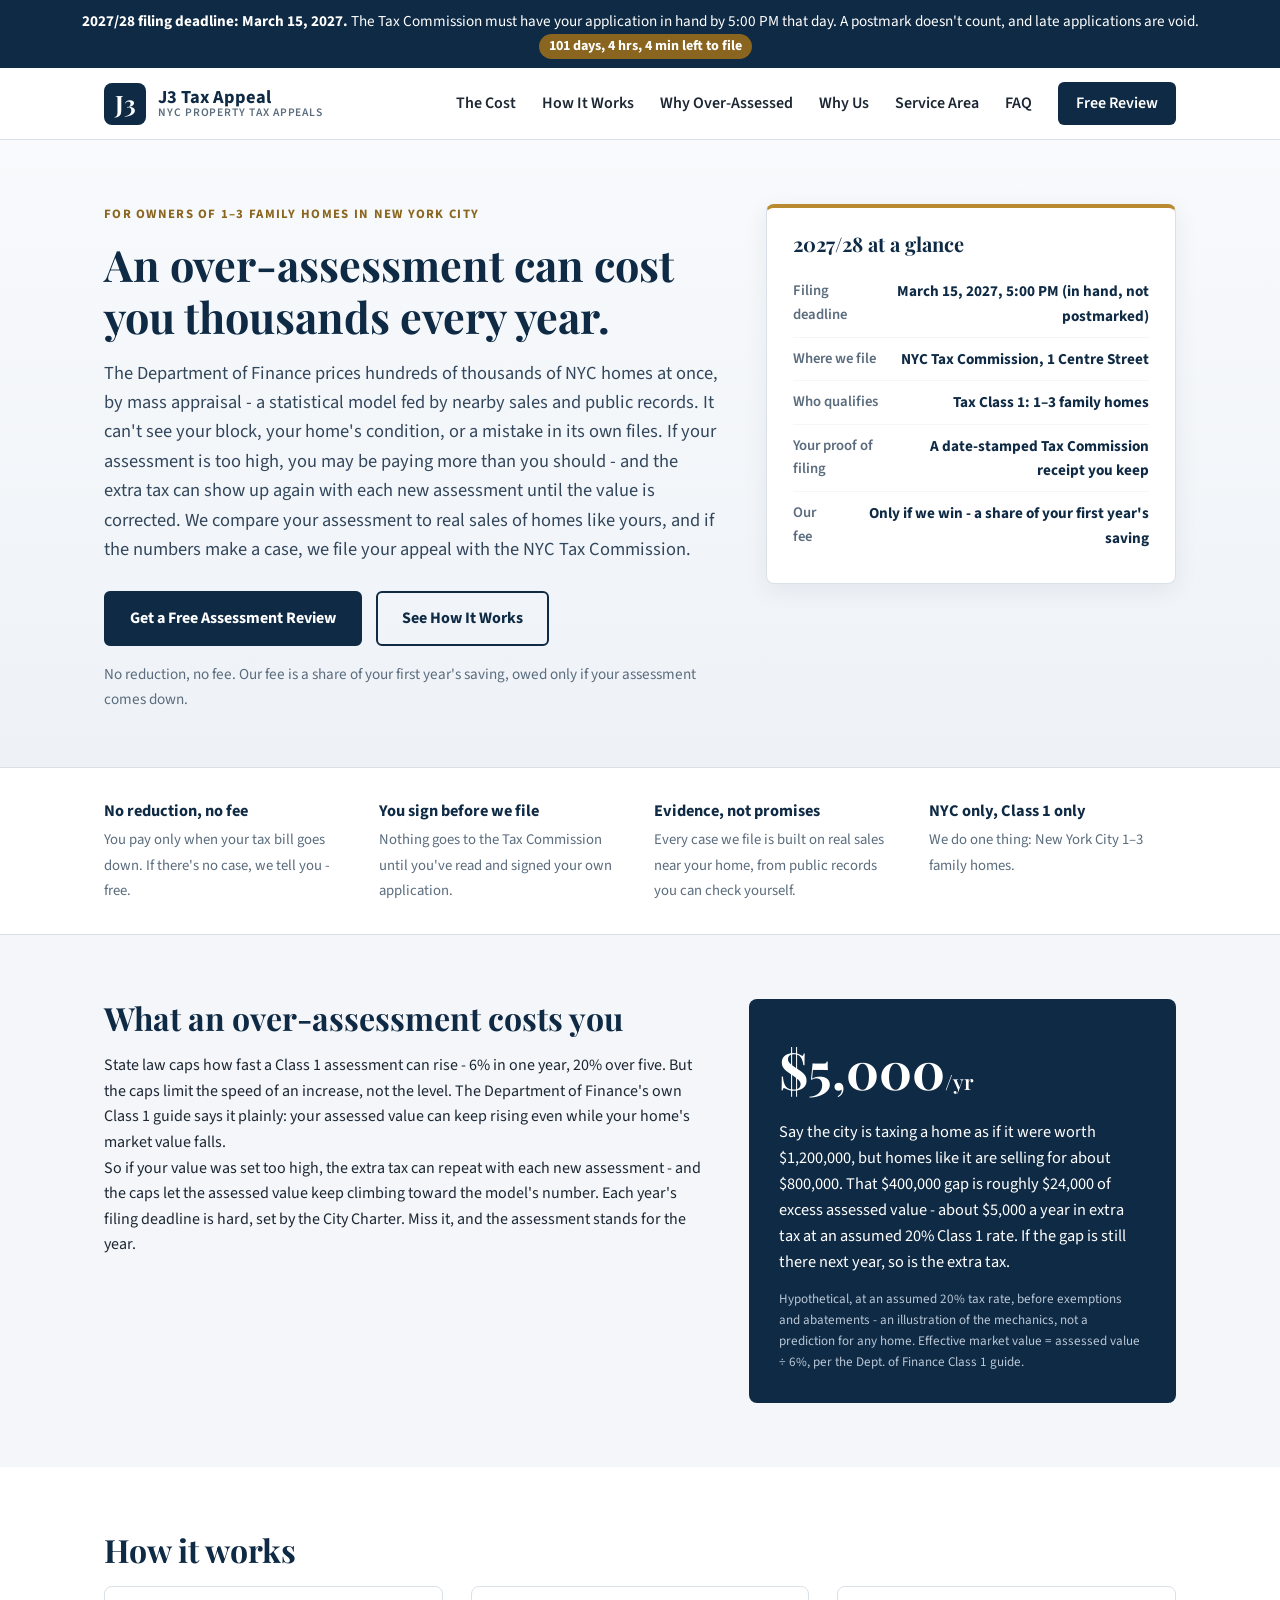
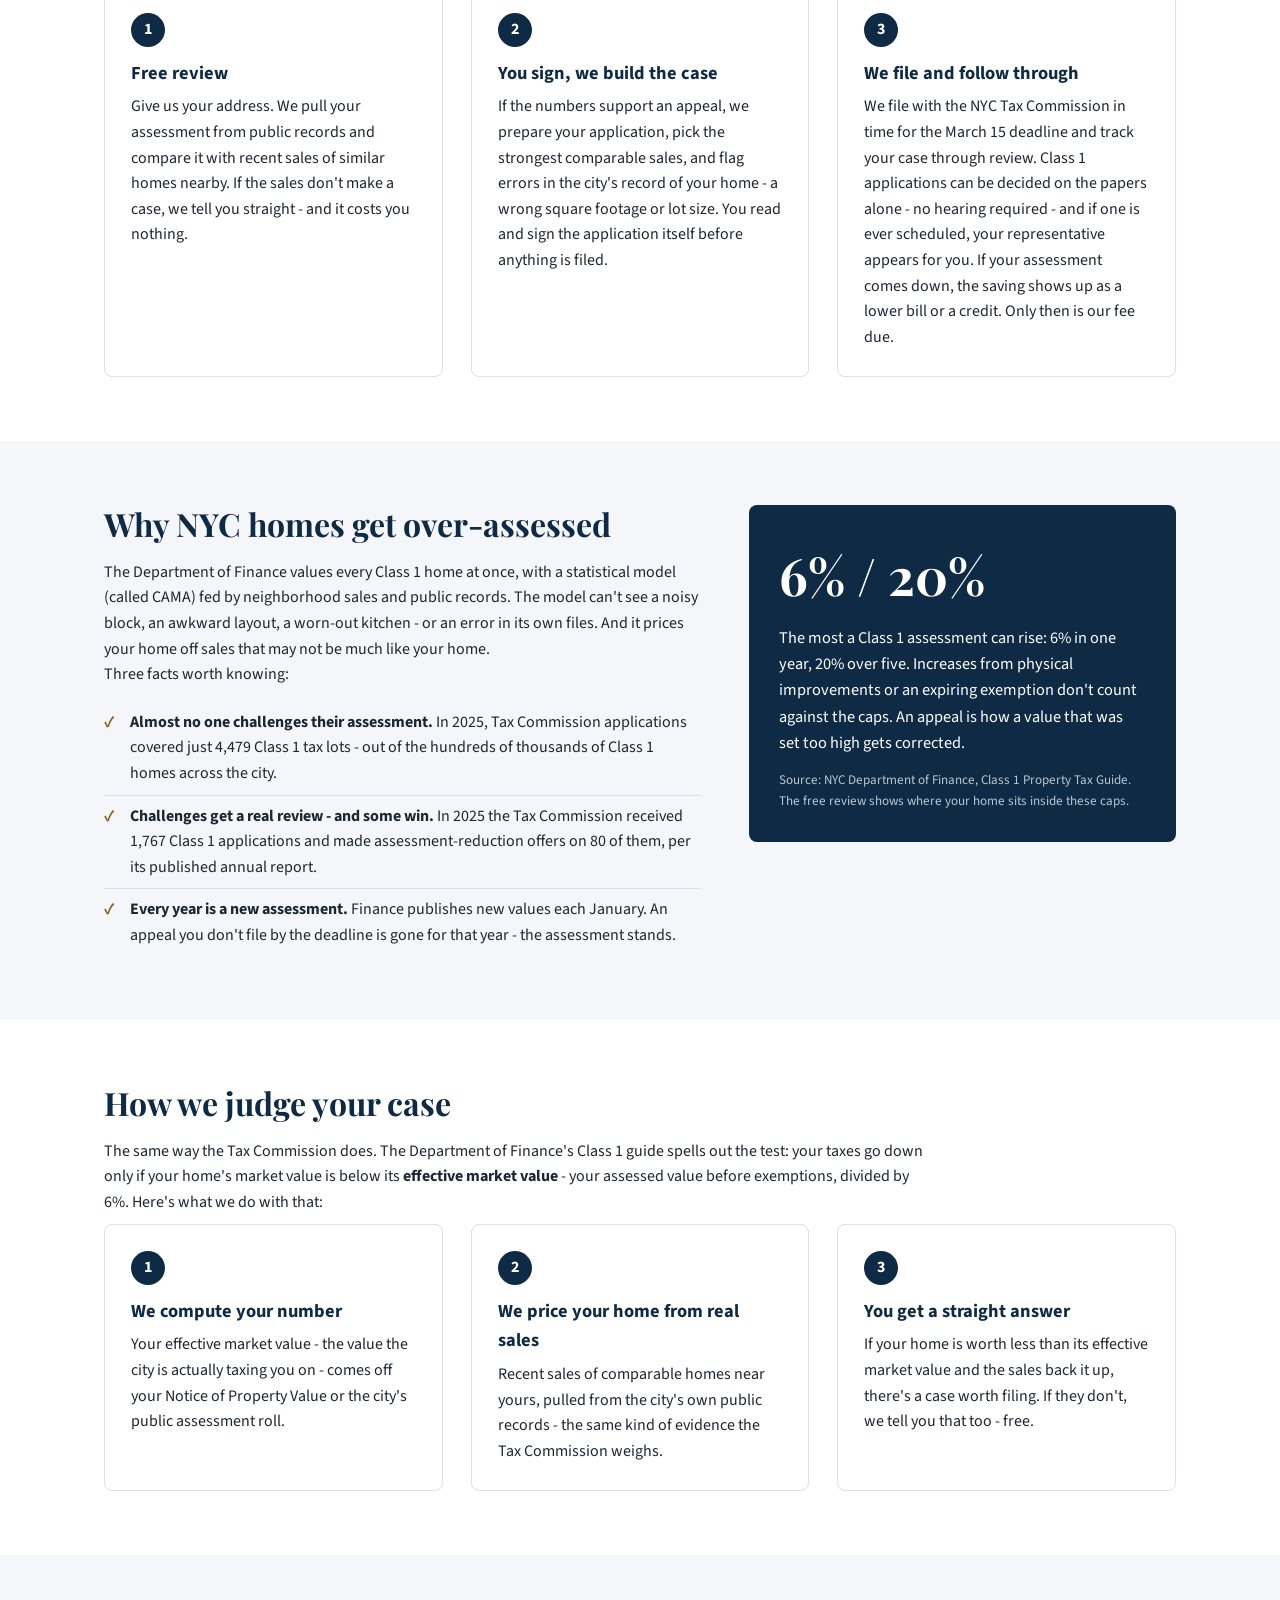
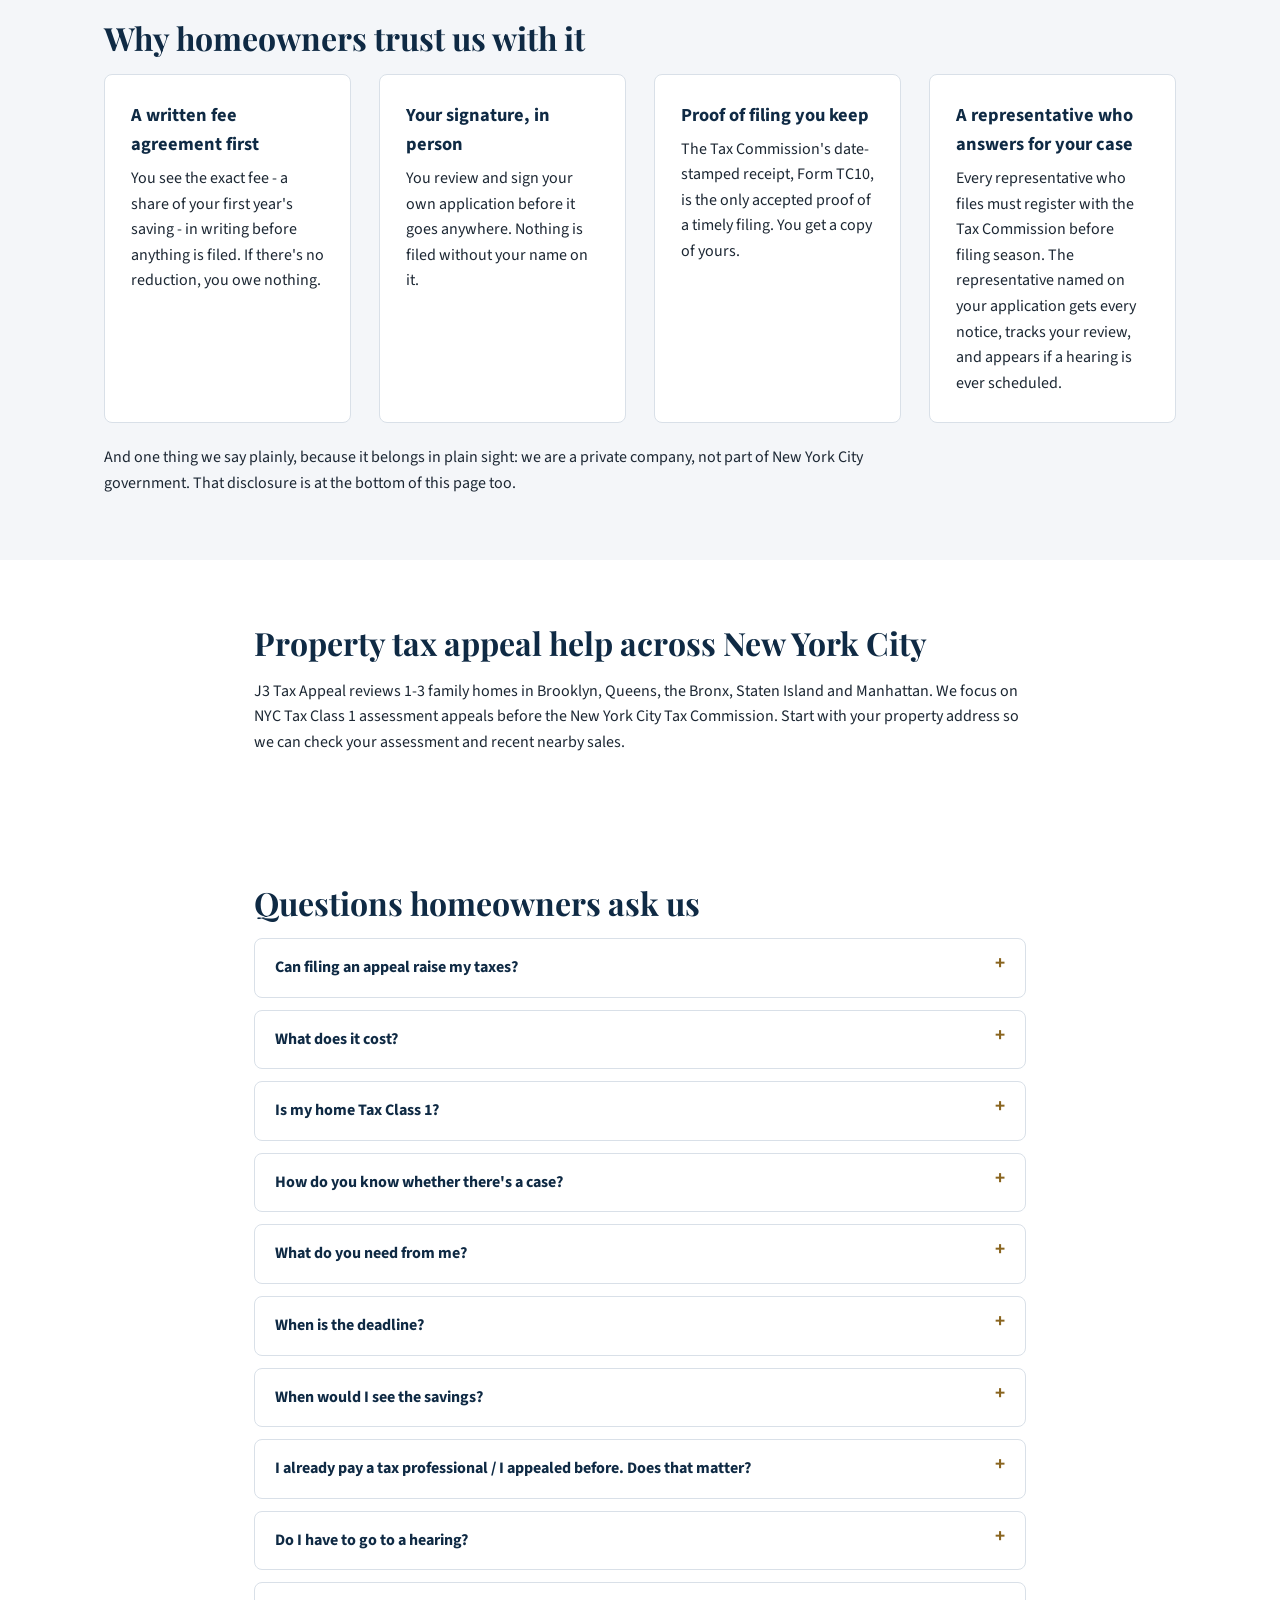
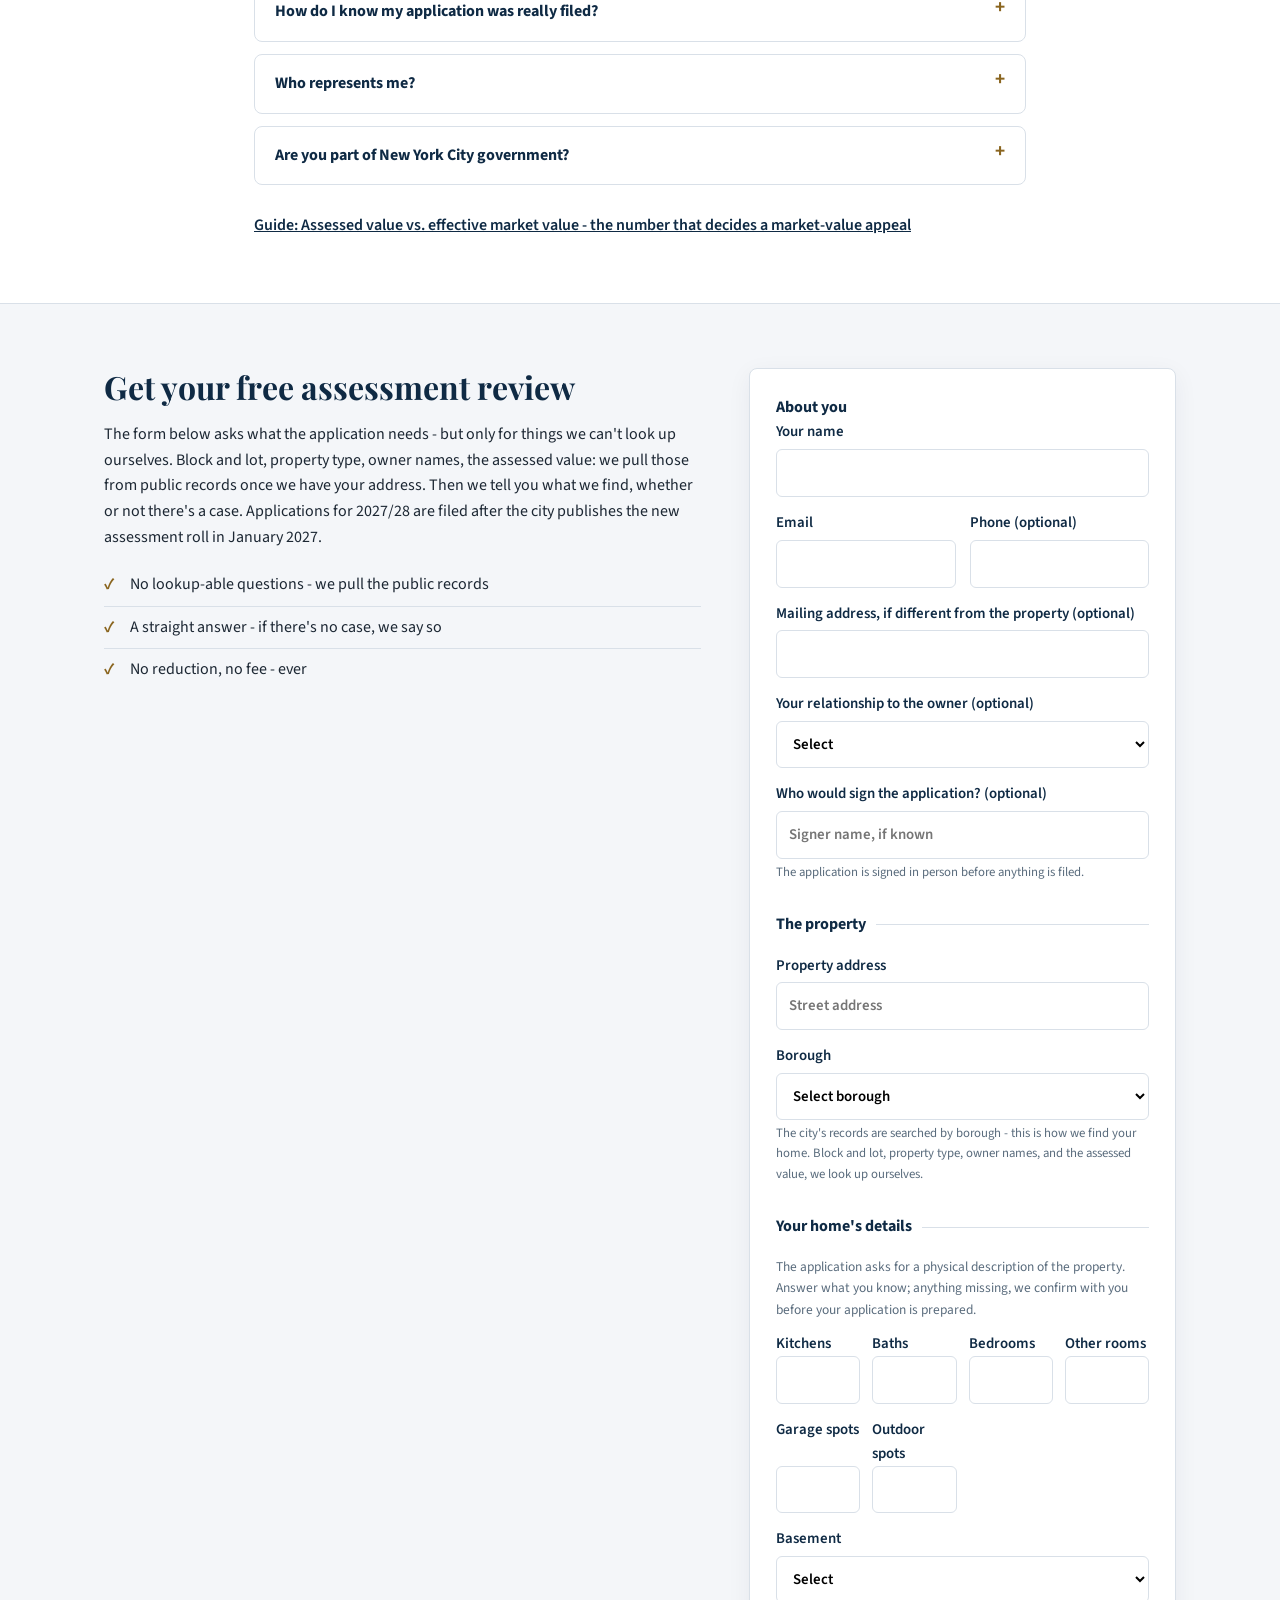
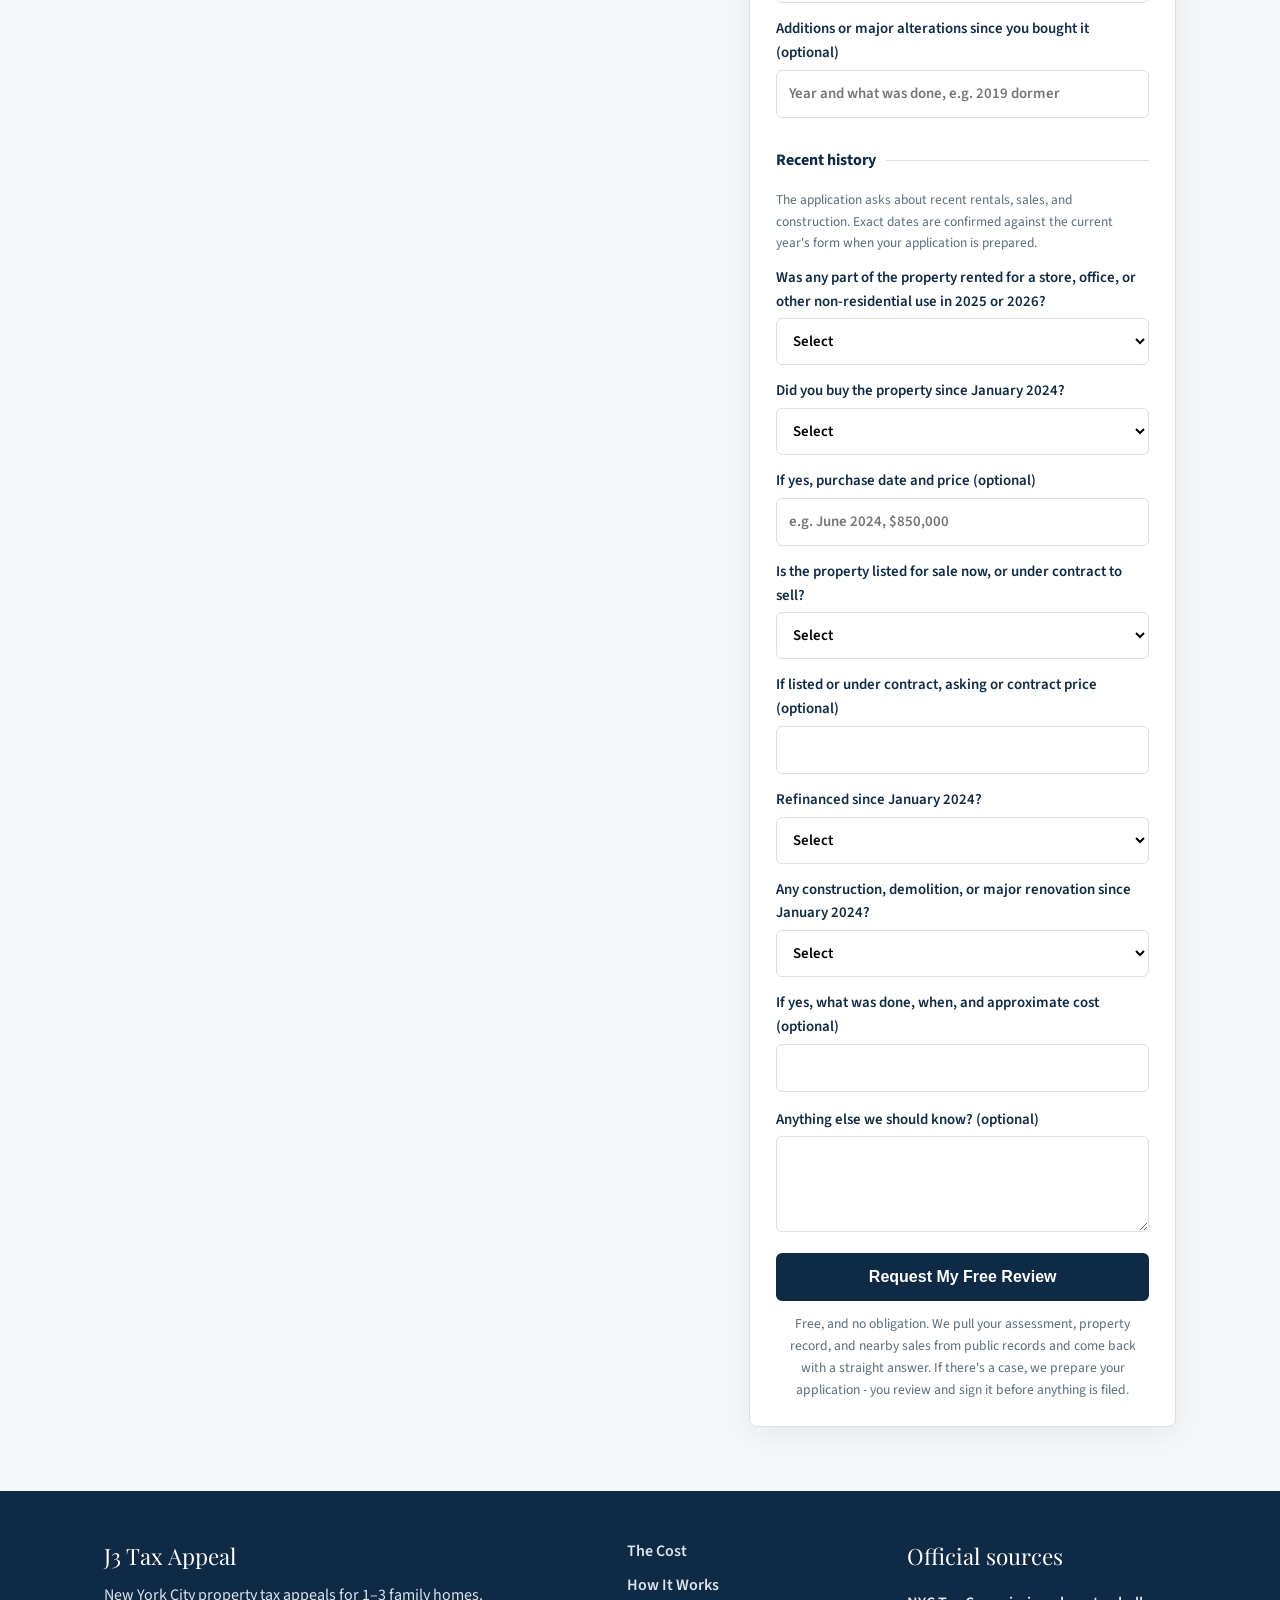
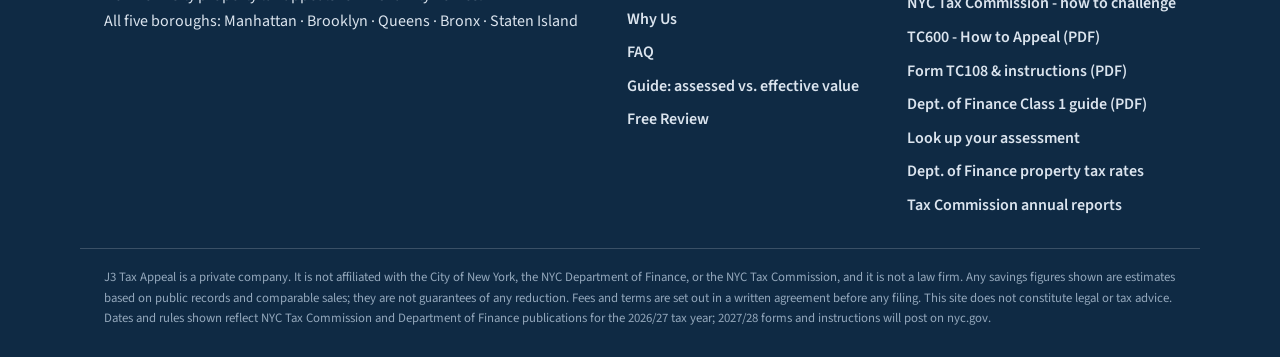
<file: index.html>
<!DOCTYPE html>
<html lang="en">
<head>
<meta charset="UTF-8">
<meta name="viewport" content="width=device-width, initial-scale=1.0">
<title>NYC Property Tax Appeals for 1-3 Family Homes | J3 Tax Appeal</title>
<meta name="description" content="NYC Class 1 property tax appeal reviews for 1-3 family homeowners. Compare your assessment with nearby sales. No reduction, no fee. Request a free review.">
<link rel="canonical" href="https://j3-del.github.io/j3-tax-appeal/">
<link rel="icon" type="image/svg+xml" href="favicon.svg">
<meta property="og:type" content="website">
<meta property="og:title" content="NYC Property Tax Appeals for 1-3 Family Homes | J3 Tax Appeal">
<meta property="og:description" content="An over-assessment can cost you thousands every year. We build your case from real comparable sales and file it with the NYC Tax Commission. No reduction, no fee. 2027/28 Class 1 deadline: March 15, 2027.">
<meta property="og:url" content="https://j3-del.github.io/j3-tax-appeal/">
<meta property="og:image" content="https://j3-del.github.io/j3-tax-appeal/og-image.png">
<meta property="og:image:width" content="1200">
<meta property="og:image:height" content="630">
<meta property="og:image:alt" content="J3 Tax Appeal - NYC Property Tax Appeals">
<meta name="twitter:card" content="summary_large_image">
<meta name="twitter:image" content="https://j3-del.github.io/j3-tax-appeal/og-image.png">
<meta name="twitter:image:alt" content="J3 Tax Appeal - NYC Property Tax Appeals">
<link rel="sitemap" type="application/xml" href="sitemap.xml">
<link rel="preconnect" href="https://fonts.googleapis.com">
<link rel="preconnect" href="https://fonts.gstatic.com" crossorigin>
<link href="https://fonts.googleapis.com/css2?family=Playfair+Display:wght@600;700&family=Source+Sans+3:wght@400;600;700&display=swap" rel="stylesheet">
<link rel="stylesheet" href="styles.css">
<script type="application/ld+json">
{
  "@context": "https://schema.org",
  "@type": "ProfessionalService",
  "name": "J3 Tax Appeal",
  "description": "New York City property tax appeal representation for Tax Class 1 (1–3 family) homes before the NYC Tax Commission.",
  "url": "https://j3-del.github.io/j3-tax-appeal/",
  "areaServed": [
    {"@type": "City", "name": "New York City"}
  ]
}
</script>
</head>
<body>
<a class="skip-link" href="#top">Skip to content</a>

<div class="deadline-bar">
  <span><strong>2027/28 filing deadline: March 15, 2027.</strong> The Tax Commission must have your application in hand by 5:00 PM that day. A postmark doesn't count, and late applications are void.</span>
  <span class="countdown" id="countdown" aria-label="Countdown to filing deadline"></span>
</div>

<header class="site-header">
  <div class="wrap header-inner">
    <a class="brand" href="#top">
      <span class="brand-mark">J3</span>
      <span class="brand-text">J3 Tax Appeal<small>NYC Property Tax Appeals</small></span>
    </a>
    <nav class="nav">
      <a href="#cost">The Cost</a>
      <a href="#how">How It Works</a>
      <a href="#why">Why Over-Assessed</a>
      <a href="#trust">Why Us</a>
      <a href="#area">Service Area</a>
      <a href="#faq">FAQ</a>
      <a href="#review" class="nav-cta">Free Review</a>
    </nav>
  </div>
</header>

<main id="top" tabindex="-1">

<section class="hero">
  <div class="wrap hero-inner">
    <div class="hero-copy">
      <p class="eyebrow">For owners of 1–3 family homes in New York City</p>
      <h1>An over-assessment can cost you thousands every year.</h1>
      <p class="lede">The Department of Finance prices hundreds of thousands of NYC homes at once, by mass appraisal - a statistical model fed by nearby sales and public records. It can't see your block, your home's condition, or a mistake in its own files. If your assessment is too high, you may be paying more than you should - and the extra tax can show up again with each new assessment until the value is corrected. We compare your assessment to real sales of homes like yours, and if the numbers make a case, we file your appeal with the NYC Tax Commission.</p>
      <div class="hero-ctas">
        <a class="btn btn-primary" href="#review">Get a Free Assessment Review</a>
        <a class="btn btn-ghost" href="#how">See How It Works</a>
      </div>
      <p class="hero-note">No reduction, no fee. Our fee is a share of your first year's saving, owed only if your assessment comes down.</p>
    </div>
    <aside class="hero-card" aria-label="Key facts">
      <h2>2027/28 at a glance</h2>
      <dl>
        <div><dt>Filing deadline</dt><dd>March 15, 2027, 5:00 PM (in hand, not postmarked)</dd></div>
        <div><dt>Where we file</dt><dd>NYC Tax Commission, 1 Centre Street</dd></div>
        <div><dt>Who qualifies</dt><dd>Tax Class 1: 1–3 family homes</dd></div>
        <div><dt>Your proof of filing</dt><dd>A date-stamped Tax Commission receipt you keep</dd></div>
        <div><dt>Our fee</dt><dd>Only if we win - a share of your first year's saving</dd></div>
      </dl>
    </aside>
  </div>
</section>

<section class="trust-bar">
  <div class="wrap trust-grid">
    <div class="trust-item"><strong>No reduction, no fee</strong><span>You pay only when your tax bill goes down. If there's no case, we tell you - free.</span></div>
    <div class="trust-item"><strong>You sign before we file</strong><span>Nothing goes to the Tax Commission until you've read and signed your own application.</span></div>
    <div class="trust-item"><strong>Evidence, not promises</strong><span>Every case we file is built on real sales near your home, from public records you can check yourself.</span></div>
    <div class="trust-item"><strong>NYC only, Class 1 only</strong><span>We do one thing: New York City 1–3 family homes.</span></div>
  </div>
</section>

<section class="section alt" id="cost">
  <div class="wrap two-col">
    <div>
      <h2>What an over-assessment costs you</h2>
      <p>State law caps how fast a Class 1 assessment can rise - 6% in one year, 20% over five. But the caps limit the speed of an increase, not the level. The Department of Finance's own Class 1 guide says it plainly: your assessed value can keep rising even while your home's market value falls.</p>
      <p>So if your value was set too high, the extra tax can repeat with each new assessment - and the caps let the assessed value keep climbing toward the model's number. Each year's filing deadline is hard, set by the City Charter. Miss it, and the assessment stands for the year.</p>
    </div>
    <div class="stat-card">
      <p class="stat-big">$5,000<small style="font-size:1.3rem">/yr</small></p>
      <p class="stat-label">Say the city is taxing a home as if it were worth $1,200,000, but homes like it are selling for about $800,000. That $400,000 gap is roughly $24,000 of excess assessed value - about $5,000 a year in extra tax at an assumed 20% Class 1 rate. If the gap is still there next year, so is the extra tax.</p>
      <p class="stat-small">Hypothetical, at an assumed 20% tax rate, before exemptions and abatements - an illustration of the mechanics, not a prediction for any home. Effective market value = assessed value ÷ 6%, per the Dept. of Finance Class 1 guide.</p>
    </div>
  </div>
</section>

<section class="section" id="how">
  <div class="wrap">
    <h2>How it works</h2>
    <div class="steps">
      <div class="step">
        <span class="step-num">1</span>
        <h3>Free review</h3>
        <p>Give us your address. We pull your assessment from public records and compare it with recent sales of similar homes nearby. If the sales don't make a case, we tell you straight - and it costs you nothing.</p>
      </div>
      <div class="step">
        <span class="step-num">2</span>
        <h3>You sign, we build the case</h3>
        <p>If the numbers support an appeal, we prepare your application, pick the strongest comparable sales, and flag errors in the city's record of your home - a wrong square footage or lot size. You read and sign the application itself before anything is filed.</p>
      </div>
      <div class="step">
        <span class="step-num">3</span>
        <h3>We file and follow through</h3>
        <p>We file with the NYC Tax Commission in time for the March 15 deadline and track your case through review. Class 1 applications can be decided on the papers alone - no hearing required - and if one is ever scheduled, your representative appears for you. If your assessment comes down, the saving shows up as a lower bill or a credit. Only then is our fee due.</p>
      </div>
    </div>
  </div>
</section>

<section class="section alt" id="why">
  <div class="wrap two-col">
    <div>
      <h2>Why NYC homes get over-assessed</h2>
      <p>The Department of Finance values every Class 1 home at once, with a statistical model (called CAMA) fed by neighborhood sales and public records. The model can't see a noisy block, an awkward layout, a worn-out kitchen - or an error in its own files. And it prices your home off sales that may not be much like your home.</p>
      <p>Three facts worth knowing:</p>
      <ul class="fact-list">
        <li><strong>Almost no one challenges their assessment.</strong> In 2025, Tax Commission applications covered just 4,479 Class 1 tax lots - out of the hundreds of thousands of Class 1 homes across the city.</li>
        <li><strong>Challenges get a real review - and some win.</strong> In 2025 the Tax Commission received 1,767 Class 1 applications and made assessment-reduction offers on 80 of them, per its published annual report.</li>
        <li><strong>Every year is a new assessment.</strong> Finance publishes new values each January. An appeal you don't file by the deadline is gone for that year - the assessment stands.</li>
      </ul>
    </div>
    <div class="stat-card">
      <p class="stat-big">6% / 20%</p>
      <p class="stat-label">The most a Class 1 assessment can rise: 6% in one year, 20% over five. Increases from physical improvements or an expiring exemption don't count against the caps. An appeal is how a value that was set too high gets corrected.</p>
      <p class="stat-small">Source: NYC Department of Finance, Class 1 Property Tax Guide. The free review shows where your home sits inside these caps.</p>
    </div>
  </div>
</section>

<section class="section" id="test">
  <div class="wrap">
    <h2>How we judge your case</h2>
    <p style="max-width:820px">The same way the Tax Commission does. The Department of Finance's Class 1 guide spells out the test: your taxes go down only if your home's market value is below its <strong>effective market value</strong> - your assessed value before exemptions, divided by 6%. Here's what we do with that:</p>
    <div class="steps">
      <div class="step">
        <span class="step-num">1</span>
        <h3>We compute your number</h3>
        <p>Your effective market value - the value the city is actually taxing you on - comes off your Notice of Property Value or the city's public assessment roll.</p>
      </div>
      <div class="step">
        <span class="step-num">2</span>
        <h3>We price your home from real sales</h3>
        <p>Recent sales of comparable homes near yours, pulled from the city's own public records - the same kind of evidence the Tax Commission weighs.</p>
      </div>
      <div class="step">
        <span class="step-num">3</span>
        <h3>You get a straight answer</h3>
        <p>If your home is worth less than its effective market value and the sales back it up, there's a case worth filing. If they don't, we tell you that too - free.</p>
      </div>
    </div>
  </div>
</section>

<section class="section alt" id="trust">
  <div class="wrap">
    <h2>Why homeowners trust us with it</h2>
    <div class="steps steps4">
      <div class="step">
        <h3>A written fee agreement first</h3>
        <p>You see the exact fee - a share of your first year's saving - in writing before anything is filed. If there's no reduction, you owe nothing.</p>
      </div>
      <div class="step">
        <h3>Your signature, in person</h3>
        <p>You review and sign your own application before it goes anywhere. Nothing is filed without your name on it.</p>
      </div>
      <div class="step">
        <h3>Proof of filing you keep</h3>
        <p>The Tax Commission's date-stamped receipt, Form TC10, is the only accepted proof of a timely filing. You get a copy of yours.</p>
      </div>
      <div class="step">
        <h3>A representative who answers for your case</h3>
        <p>Every representative who files must register with the Tax Commission before filing season. The representative named on your application gets every notice, tracks your review, and appears if a hearing is ever scheduled.</p>
      </div>
    </div>
    <p style="margin-top:22px;max-width:820px">And one thing we say plainly, because it belongs in plain sight: we are a private company, not part of New York City government. That disclosure is at the bottom of this page too.</p>
  </div>
</section>

<section class="section" id="area">
  <div class="wrap narrow">
    <h2>Property tax appeal help across New York City</h2>
    <p>J3 Tax Appeal reviews 1-3 family homes in Brooklyn, Queens, the Bronx, Staten Island and Manhattan. We focus on NYC Tax Class 1 assessment appeals before the New York City Tax Commission. Start with your property address so we can check your assessment and recent nearby sales.</p>
  </div>
</section>

<section class="section" id="faq">
  <div class="wrap narrow">
    <h2>Questions homeowners ask us</h2>
    <details>
      <summary>Can filing an appeal raise my taxes?</summary>
      <p>An application asks the Tax Commission for one thing: a reduction. The Commission's authority is to correct assessments that are excessive, unequal, or unlawful, and it reviews the assessed value the Department of Finance already set. It cannot change your home's market value, property description, or building class.</p>
    </details>
    <details>
      <summary>What does it cost?</summary>
      <p>The review is free. If we file and your assessment is reduced, our fee is a percentage of your first year's saving, set out in a written agreement before we file anything. If there's no reduction, you owe us nothing. One exception: the Tax Commission charges a $175 application fee on properties assessed at $2 million or more - it appears on the tax bill, is never due if review is waived before it's scheduled, and your agreement will state plainly who bears it.</p>
    </details>
    <details>
      <summary>Is my home Tax Class 1?</summary>
      <p>Almost certainly, if it's a house for one, two, or three families. Class 1 also covers most residentially zoned vacant land and condominium units in buildings of three stories or fewer. Your tax class is printed on your Notice of Property Value - and your free review will confirm it.</p>
    </details>
    <details>
      <summary>How do you know whether there's a case?</summary>
      <p>The same test the Tax Commission applies. We estimate what your home would sell for and compare it with its "effective market value" - the value Finance is effectively taxing you on (your assessed value before exemptions, divided by 6%). If your home is worth less than that number and recent sales back it up, there's a case. If they don't, we tell you that too.</p>
    </details>
    <details>
      <summary>What do you need from me?</summary>
      <p>About ten minutes with the form below. It asks only what public records can't tell us - things like room counts, alterations, and recent history. Block and lot, property type, ownership, and your assessed value, we look up ourselves from your address. If we find a case, we prepare your application - and nothing is filed until you review and sign it.</p>
    </details>
    <details>
      <summary>When is the deadline?</summary>
      <p>For the 2027/28 tax year, the Tax Commission must <em>receive</em> Class 1 applications by 5:00 PM on <strong>March 15, 2027</strong>. Mailing it that day is not enough - it has to arrive. The deadline is set by the City Charter and cannot be waived or extended. (One narrow exception: if the city first notifies you of a new or increased assessment after February 1, you get 20 days from that notice.) If you miss it, the assessment stands for the full year.</p>
    </details>
    <details>
      <summary>When would I see the savings?</summary>
      <p>If the Tax Commission resolves your application before the city publishes its final assessment roll in May, the property tax bills issued in July for the new tax year can be based on the corrected value - that's the Commission's own description of its calendar in its annual report. Some applications take longer. If there's no reduction, you owe nothing.</p>
    </details>
    <details>
      <summary>I already pay a tax professional / I appealed before. Does that matter?</summary>
      <p>Usually not. The city publishes new assessments each January, and every year's appeal stands on that year's numbers. If you filed in a past year, this year's comparable sales may tell a different story. One thing to flag: if another representative is already handling this year's appeal for you, let us know before we start, so your filing doesn't conflict with theirs.</p>
    </details>
    <details>
      <summary>Do I have to go to a hearing?</summary>
      <p>No hearing is required. You can ask for your application to be reviewed on the papers alone - in person, phone, or video hearings exist if you or the Commission want one, and your representative appears. That's part of the service.</p>
    </details>
    <details>
      <summary>How do I know my application was really filed?</summary>
      <p>You get proof you can hold. The Tax Commission accepts only one proof of timely filing: its own date-stamped receipt, Form TC10 - not a postmark or a mailing receipt. We file in time for the deadline and give you a copy of your stamped receipt.</p>
    </details>
    <details>
      <summary>Who represents me?</summary>
      <p>A representative named on your application. Tax Commission rules require every representative who files to register with the Commission before the filing season. The Commission sends every notice about your case - including any hearing date - to that representative, and if a hearing is ever scheduled, your representative appears for you. Most Class 1 cases are decided on the papers, with no hearing at all.</p>
    </details>
    <details>
      <summary>Are you part of New York City government?</summary>
      <p>No. We are a private company and are not affiliated with the City of New York, the Department of Finance, or the Tax Commission.</p>
    </details>
    <p class="guide-link"><a href="effective-market-value.html">Guide: Assessed value vs. effective market value - the number that decides a market-value appeal</a></p>
  </div>
</section>

<section class="section cta-section" id="review">
  <div class="wrap two-col">
    <div>
      <h2>Get your free assessment review</h2>
      <p>The form below asks what the application needs - but only for things we can't look up ourselves. Block and lot, property type, owner names, the assessed value: we pull those from public records once we have your address. Then we tell you what we find, whether or not there's a case. Applications for 2027/28 are filed after the city publishes the new assessment roll in January 2027.</p>
      <ul class="fact-list">
        <li>No lookup-able questions - we pull the public records</li>
        <li>A straight answer - if there's no case, we say so</li>
        <li>No reduction, no fee - ever</li>
      </ul>
    </div>
    <form class="intake" id="intakeForm" novalidate>
      <input type="checkbox" name="botcheck" class="hp" tabindex="-1" autocomplete="off" aria-hidden="true">
      <fieldset>
        <legend>About you</legend>
        <label>Your name<input type="text" name="name" required autocomplete="name"></label>
        <div class="grid2">
          <label>Email<input type="email" name="email" required autocomplete="email"></label>
          <label>Phone (optional)<input type="tel" name="phone" autocomplete="tel"></label>
        </div>
        <label>Mailing address, if different from the property (optional)<input type="text" name="mailing_address" autocomplete="street-address"></label>
        <label>Your relationship to the owner (optional)
          <select name="contact_relationship">
            <option value="">Select</option>
            <option>I am the owner</option>
            <option>Spouse or family member</option>
            <option>Property manager or agent</option>
            <option>Other</option>
            <option>Prefer to say later</option>
          </select>
        </label>
        <label>Who would sign the application? (optional)<input type="text" name="signer_name" placeholder="Signer name, if known"><span class="hint">The application is signed in person before anything is filed.</span></label>
      </fieldset>
      <fieldset>
        <legend>The property</legend>
        <label>Property address<input type="text" name="address" required placeholder="Street address"></label>
        <label>Borough
          <select name="borough" required>
            <option value="">Select borough</option>
            <option>Manhattan</option><option>Brooklyn</option><option>Queens</option>
            <option>Bronx</option><option>Staten Island</option>
          </select>
          <span class="hint">The city's records are searched by borough - this is how we find your home. Block and lot, property type, owner names, and the assessed value, we look up ourselves.</span>
        </label>
      </fieldset>
      <fieldset>
        <legend>Your home's details</legend>
        <p class="hint">The application asks for a physical description of the property. Answer what you know; anything missing, we confirm with you before your application is prepared.</p>
        <div class="grid4">
          <label>Kitchens<input type="number" inputmode="numeric" name="kitchens" min="0" max="20"></label>
          <label>Baths<input type="number" inputmode="numeric" name="baths" min="0" max="20"></label>
          <label>Bedrooms<input type="number" inputmode="numeric" name="bedrooms" min="0" max="30"></label>
          <label>Other rooms<input type="number" inputmode="numeric" name="other_rooms" min="0" max="30"></label>
          <label>Garage spots<input type="number" inputmode="numeric" name="parking_indoor" min="0" max="20"></label>
          <label>Outdoor spots<input type="number" inputmode="numeric" name="parking_outdoor" min="0" max="20"></label>
        </div>
        <label>Basement
          <select name="basement">
            <option value="">Select</option>
            <option>No basement</option>
            <option>Unfinished space only</option>
            <option>Finished living space</option>
          </select>
        </label>
        <label>Additions or major alterations since you bought it (optional)<input type="text" name="alterations" placeholder="Year and what was done, e.g. 2019 dormer"></label>
      </fieldset>
      <fieldset>
        <legend>Recent history</legend>
        <p class="hint">The application asks about recent rentals, sales, and construction. Exact dates are confirmed against the current year's form when your application is prepared.</p>
        <label>Was any part of the property rented for a store, office, or other non-residential use in 2025 or 2026?
          <select name="nonres_rental_recent">
            <option value="">Select</option><option>No</option><option>Yes</option><option>Not sure</option>
          </select>
        </label>
        <label>Did you buy the property since January 2024?
          <select name="bought_since_2024">
            <option value="">Select</option><option>No</option><option>Yes</option>
          </select>
        </label>
        <label>If yes, purchase date and price (optional)<input type="text" name="purchase_details" placeholder="e.g. June 2024, $850,000"></label>
        <label>Is the property listed for sale now, or under contract to sell?
          <select name="sale_status">
            <option value="">Select</option><option>No</option><option>Listed for sale</option><option>Under contract to sell</option>
          </select>
        </label>
        <label>If listed or under contract, asking or contract price (optional)<input type="text" name="sale_price"></label>
        <label>Refinanced since January 2024?
          <select name="refinanced_since_2024">
            <option value="">Select</option><option>No</option><option>Yes</option><option>Not sure</option>
          </select>
        </label>
        <label>Any construction, demolition, or major renovation since January 2024?
          <select name="construction_since_2024">
            <option value="">Select</option><option>No</option><option>Yes</option>
          </select>
        </label>
        <label>If yes, what was done, when, and approximate cost (optional)<input type="text" name="construction_details"></label>
      </fieldset>
      <label>Anything else we should know? (optional)<textarea name="notes" rows="3"></textarea></label>
      <button type="submit" class="btn btn-primary btn-block">Request My Free Review</button>
      <p class="form-note" id="formNote" role="status" aria-live="polite" aria-atomic="true">Free, and no obligation. We pull your assessment, property record, and nearby sales from public records and come back with a straight answer. If there's a case, we prepare your application - you review and sign it before anything is filed.</p>
    </form>
  </div>
</section>

</main>

<footer class="site-footer">
  <div class="wrap footer-inner">
    <div>
      <p class="footer-brand">J3 Tax Appeal</p>
      <p>New York City property tax appeals for 1–3 family homes.<br>All five boroughs: Manhattan · Brooklyn · Queens · Bronx · Staten Island</p>
    </div>
    <div class="footer-links">
      <a href="#cost">The Cost</a>
      <a href="#how">How It Works</a>
      <a href="#trust">Why Us</a>
      <a href="#faq">FAQ</a>
      <a href="effective-market-value.html">Guide: assessed vs. effective value</a>
      <a href="#review">Free Review</a>
    </div>
    <div class="footer-links">
      <p class="footer-brand">Official sources</p>
      <a href="https://www.nyc.gov/site/taxcommission/about/challenging-notice-of-property-value.page" target="_blank" rel="noopener">NYC Tax Commission - how to challenge</a>
      <a href="https://www.nyc.gov/assets/taxcommission/downloads/pdf/tc600-2026.pdf" target="_blank" rel="noopener">TC600 - How to Appeal (PDF)</a>
      <a href="https://www.nyc.gov/assets/taxcommission/downloads/pdf/tc108-2026.pdf" target="_blank" rel="noopener">Form TC108 &amp; instructions (PDF)</a>
      <a href="https://www.nyc.gov/assets/finance/downloads/pdf/brochures/class_1_guide.pdf" target="_blank" rel="noopener">Dept. of Finance Class 1 guide (PDF)</a>
      <a href="https://www.nyc.gov/site/finance/property/property.page" target="_blank" rel="noopener">Look up your assessment</a>
      <a href="https://www.nyc.gov/site/finance/property/property-tax-rates.page" target="_blank" rel="noopener">Dept. of Finance property tax rates</a>
      <a href="https://www.nyc.gov/site/taxcommission/reports/annual-report.page" target="_blank" rel="noopener">Tax Commission annual reports</a>
    </div>
  </div>
  <div class="wrap legal">
    <p>J3 Tax Appeal is a private company. It is not affiliated with the City of New York, the NYC Department of Finance, or the NYC Tax Commission, and it is not a law firm. Any savings figures shown are estimates based on public records and comparable sales; they are not guarantees of any reduction. Fees and terms are set out in a written agreement before any filing. This site does not constitute legal or tax advice. Dates and rules shown reflect NYC Tax Commission and Department of Finance publications for the 2026/27 tax year; 2027/28 forms and instructions will post on nyc.gov.</p>
  </div>
</footer>

<script src="script.js"></script>
</body>
</html>
</file>
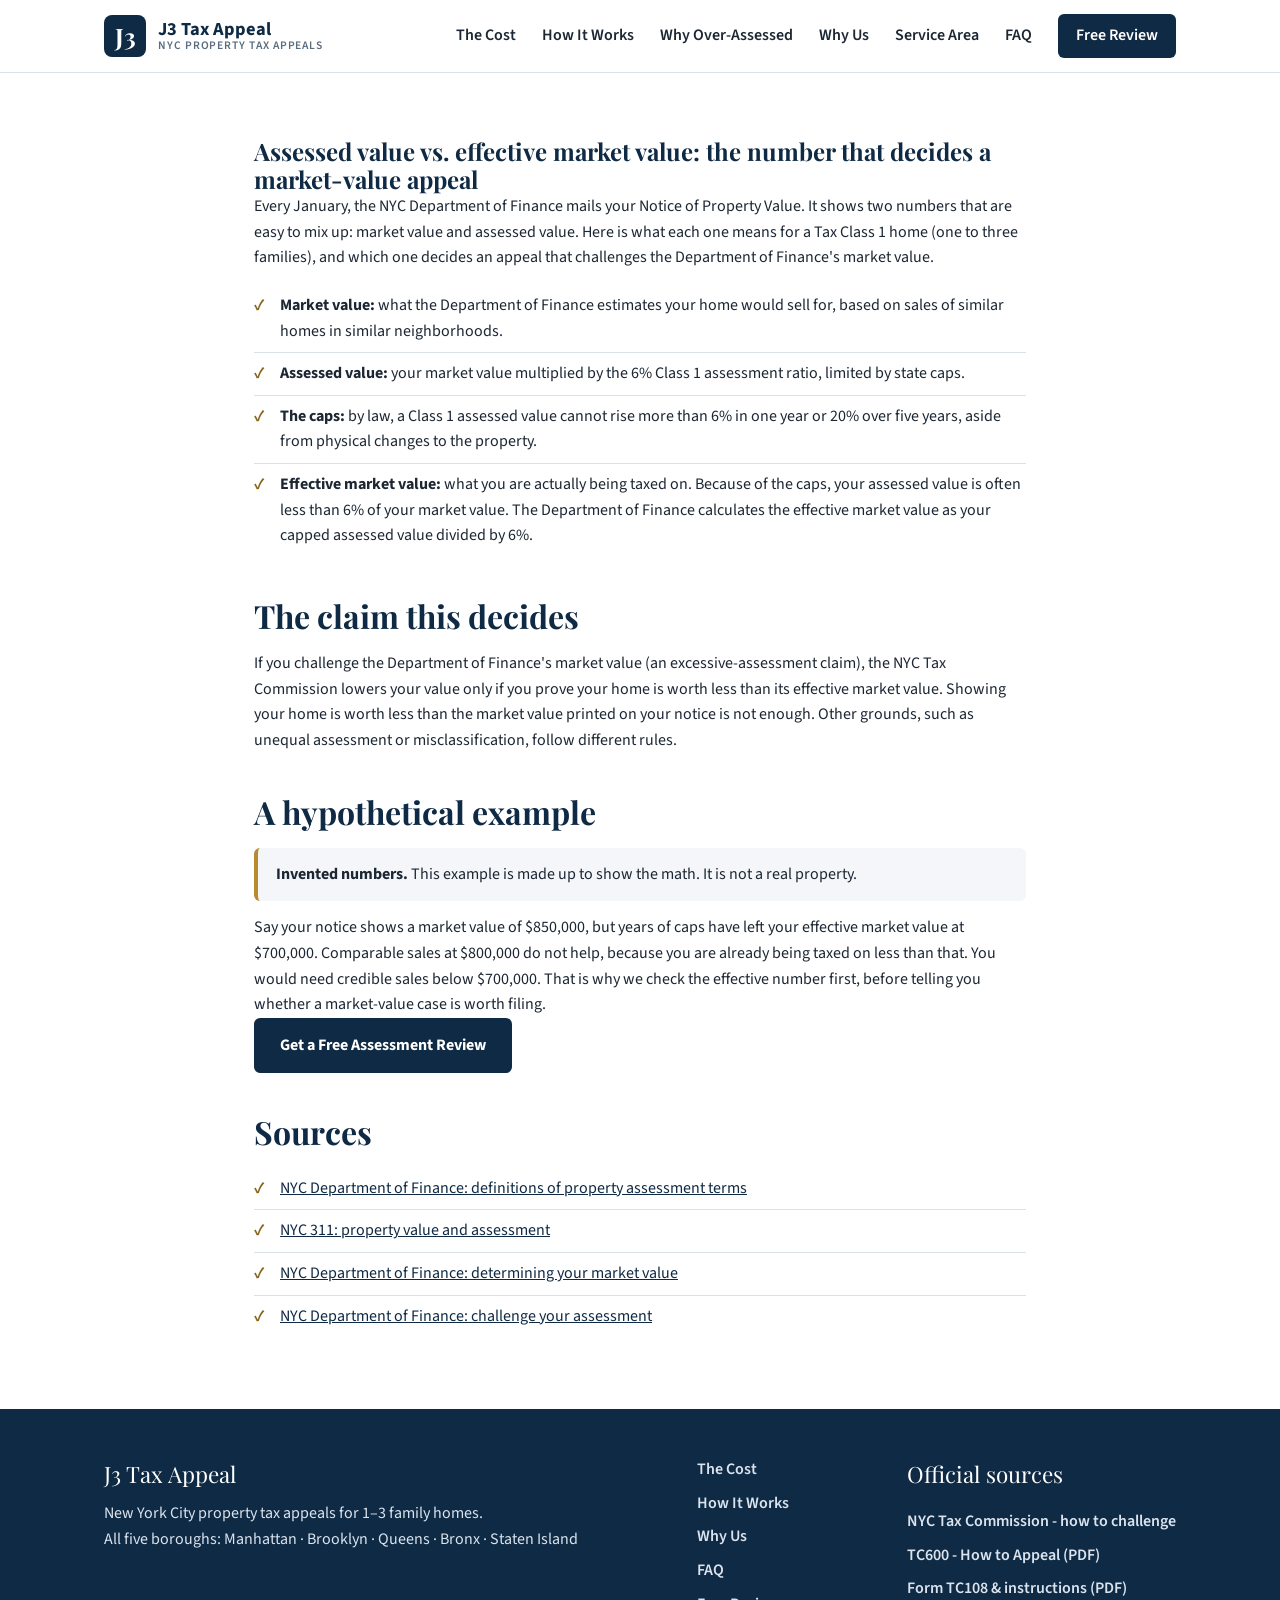
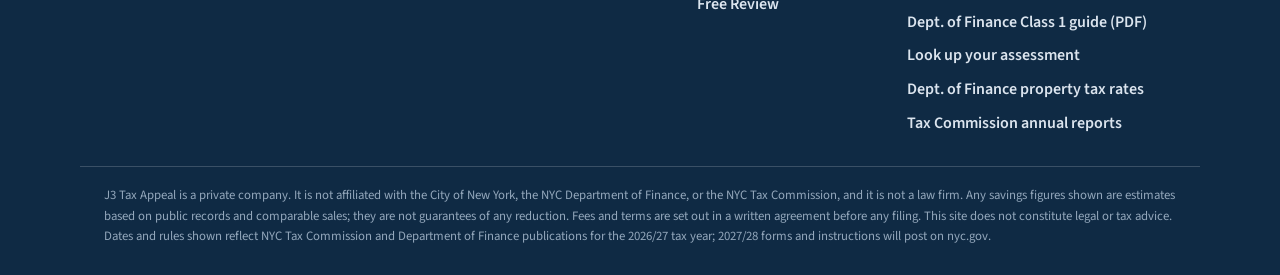
<file: effective-market-value.html>
<!DOCTYPE html>
<html lang="en">
<head>
<meta charset="UTF-8">
<meta name="viewport" content="width=device-width, initial-scale=1.0">
<title>Assessed value vs. effective market value: the number that decides a market-value appeal</title>
<meta name="description" content="What market value, assessed value, and effective market value mean on your NYC Notice of Property Value, and which number decides a market-value appeal for a Tax Class 1 home.">
<link rel="canonical" href="https://j3-del.github.io/j3-tax-appeal/effective-market-value.html">
<meta property="og:type" content="article">
<meta property="og:title" content="Assessed value vs. effective market value: the number that decides a market-value appeal">
<meta property="og:description" content="What market value, assessed value, and effective market value mean on your NYC Notice of Property Value, and which number decides a market-value appeal for a Tax Class 1 home.">
<meta property="og:url" content="https://j3-del.github.io/j3-tax-appeal/effective-market-value.html">
<meta property="og:image" content="https://j3-del.github.io/j3-tax-appeal/og-image.png">
<meta property="og:image:width" content="1200">
<meta property="og:image:height" content="630">
<meta property="og:image:alt" content="J3 Tax Appeal - NYC Property Tax Appeals">
<meta name="twitter:card" content="summary_large_image">
<meta name="twitter:image" content="https://j3-del.github.io/j3-tax-appeal/og-image.png">
<meta name="twitter:image:alt" content="J3 Tax Appeal - NYC Property Tax Appeals">
<link rel="icon" type="image/svg+xml" href="favicon.svg">
<link rel="sitemap" type="application/xml" href="sitemap.xml">
<link rel="preconnect" href="https://fonts.googleapis.com">
<link rel="preconnect" href="https://fonts.gstatic.com" crossorigin>
<link href="https://fonts.googleapis.com/css2?family=Playfair+Display:wght@600;700&family=Source+Sans+3:wght@400;600;700&display=swap" rel="stylesheet">
<link rel="stylesheet" href="styles.css">
<script type="application/ld+json">
{
  "@context": "https://schema.org",
  "@type": "Article",
  "headline": "Assessed value vs. effective market value: the number that decides a market-value appeal",
  "description": "What market value, assessed value, and effective market value mean on your NYC Notice of Property Value, and which number decides a market-value appeal for a Tax Class 1 home.",
  "image": "https://j3-del.github.io/j3-tax-appeal/og-image.png",
  "mainEntityOfPage": "https://j3-del.github.io/j3-tax-appeal/effective-market-value.html",
  "datePublished": "2026-10-24",
  "dateModified": "2026-10-24",
  "author": {"@type": "Organization", "name": "J3 Tax Appeal", "url": "https://j3-del.github.io/j3-tax-appeal/"},
  "publisher": {"@type": "Organization", "name": "J3 Tax Appeal", "url": "https://j3-del.github.io/j3-tax-appeal/"}
}
</script>
<script type="application/ld+json">
{
  "@context": "https://schema.org",
  "@type": "BreadcrumbList",
  "itemListElement": [
    {"@type": "ListItem", "position": 1, "name": "J3 Tax Appeal", "item": "https://j3-del.github.io/j3-tax-appeal/"},
    {"@type": "ListItem", "position": 2, "name": "Assessed value vs. effective market value", "item": "https://j3-del.github.io/j3-tax-appeal/effective-market-value.html"}
  ]
}
</script>
</head>
<body>
<a class="skip-link" href="#top">Skip to content</a>

<header class="site-header">
  <div class="wrap header-inner">
    <a class="brand" href="index.html">
      <span class="brand-mark">J3</span>
      <span class="brand-text">J3 Tax Appeal<small>NYC Property Tax Appeals</small></span>
    </a>
    <nav class="nav">
      <a href="index.html#cost">The Cost</a>
      <a href="index.html#how">How It Works</a>
      <a href="index.html#why">Why Over-Assessed</a>
      <a href="index.html#trust">Why Us</a>
      <a href="index.html#area">Service Area</a>
      <a href="index.html#faq">FAQ</a>
      <a href="index.html#review" class="nav-cta">Free Review</a>
    </nav>
  </div>
</header>

<main id="top" tabindex="-1">

<section class="section">
  <div class="wrap narrow article-body">
    <h1>Assessed value vs. effective market value: the number that decides a market-value appeal</h1>
    <p>Every January, the NYC Department of Finance mails your Notice of Property Value. It shows two numbers that are easy to mix up: market value and assessed value. Here is what each one means for a Tax Class 1 home (one to three families), and which one decides an appeal that challenges the Department of Finance's market value.</p>
    <ul class="fact-list">
      <li><strong>Market value:</strong> what the Department of Finance estimates your home would sell for, based on sales of similar homes in similar neighborhoods.</li>
      <li><strong>Assessed value:</strong> your market value multiplied by the 6% Class 1 assessment ratio, limited by state caps.</li>
      <li><strong>The caps:</strong> by law, a Class 1 assessed value cannot rise more than 6% in one year or 20% over five years, aside from physical changes to the property.</li>
      <li><strong>Effective market value:</strong> what you are actually being taxed on. Because of the caps, your assessed value is often less than 6% of your market value. The Department of Finance calculates the effective market value as your capped assessed value divided by 6%.</li>
    </ul>

    <h2>The claim this decides</h2>
    <p>If you challenge the Department of Finance's market value (an excessive-assessment claim), the NYC Tax Commission lowers your value only if you prove your home is worth less than its effective market value. Showing your home is worth less than the market value printed on your notice is not enough. Other grounds, such as unequal assessment or misclassification, follow different rules.</p>

    <h2>A hypothetical example</h2>
    <div class="note-box">
      <strong>Invented numbers.</strong> This example is made up to show the math. It is not a real property.
    </div>
    <p>Say your notice shows a market value of $850,000, but years of caps have left your effective market value at $700,000. Comparable sales at $800,000 do not help, because you are already being taxed on less than that. You would need credible sales below $700,000. That is why we check the effective number first, before telling you whether a market-value case is worth filing.</p>

    <p><a class="btn btn-primary" href="index.html#review">Get a Free Assessment Review</a></p>

    <h2>Sources</h2>
    <ul class="fact-list">
      <li><a href="https://www.nyc.gov/site/finance/property/definitions-of-property-assessment-terms.page" target="_blank" rel="noopener">NYC Department of Finance: definitions of property assessment terms</a></li>
      <li><a href="https://portal.311.nyc.gov/article/?kanumber=KA-01250" target="_blank" rel="noopener">NYC 311: property value and assessment</a></li>
      <li><a href="https://www.nyc.gov/site/finance/property/property-determining-your-market-value.page" target="_blank" rel="noopener">NYC Department of Finance: determining your market value</a></li>
      <li><a href="https://www.nyc.gov/site/finance/property/challenge-your-assessment.page" target="_blank" rel="noopener">NYC Department of Finance: challenge your assessment</a></li>
    </ul>
  </div>
</section>

</main>

<footer class="site-footer">
  <div class="wrap footer-inner">
    <div>
      <p class="footer-brand">J3 Tax Appeal</p>
      <p>New York City property tax appeals for 1–3 family homes.<br>All five boroughs: Manhattan · Brooklyn · Queens · Bronx · Staten Island</p>
    </div>
    <div class="footer-links">
      <a href="index.html#cost">The Cost</a>
      <a href="index.html#how">How It Works</a>
      <a href="index.html#trust">Why Us</a>
      <a href="index.html#faq">FAQ</a>
      <a href="index.html#review">Free Review</a>
    </div>
    <div class="footer-links">
      <p class="footer-brand">Official sources</p>
      <a href="https://www.nyc.gov/site/taxcommission/about/challenging-notice-of-property-value.page" target="_blank" rel="noopener">NYC Tax Commission - how to challenge</a>
      <a href="https://www.nyc.gov/assets/taxcommission/downloads/pdf/tc600-2026.pdf" target="_blank" rel="noopener">TC600 - How to Appeal (PDF)</a>
      <a href="https://www.nyc.gov/assets/taxcommission/downloads/pdf/tc108-2026.pdf" target="_blank" rel="noopener">Form TC108 &amp; instructions (PDF)</a>
      <a href="https://www.nyc.gov/assets/finance/downloads/pdf/brochures/class_1_guide.pdf" target="_blank" rel="noopener">Dept. of Finance Class 1 guide (PDF)</a>
      <a href="https://www.nyc.gov/site/finance/property/property.page" target="_blank" rel="noopener">Look up your assessment</a>
      <a href="https://www.nyc.gov/site/finance/property/property-tax-rates.page" target="_blank" rel="noopener">Dept. of Finance property tax rates</a>
      <a href="https://www.nyc.gov/site/taxcommission/reports/annual-report.page" target="_blank" rel="noopener">Tax Commission annual reports</a>
    </div>
  </div>
  <div class="wrap legal">
    <p>J3 Tax Appeal is a private company. It is not affiliated with the City of New York, the NYC Department of Finance, or the NYC Tax Commission, and it is not a law firm. Any savings figures shown are estimates based on public records and comparable sales; they are not guarantees of any reduction. Fees and terms are set out in a written agreement before any filing. This site does not constitute legal or tax advice. Dates and rules shown reflect NYC Tax Commission and Department of Finance publications for the 2026/27 tax year; 2027/28 forms and instructions will post on nyc.gov.</p>
  </div>
</footer>

</body>
</html>
</file>
<file: styles.css>
:root{
  --navy:#0f2a44; --navy-2:#16395c; --ink:#1c2733; --gray:#5a6c7d;
  --gold:#b98a2f; --gold-2:#8a651f; --paper:#ffffff; --mist:#f4f6f9; --line:#d9e0e8; --red:#b3271e;
}
*{box-sizing:border-box;margin:0;padding:0}
html{scroll-behavior:smooth}
@media (prefers-reduced-motion: reduce){html{scroll-behavior:auto}}
body{font-family:"Source Sans 3",system-ui,sans-serif;color:var(--ink);background:var(--paper);line-height:1.6}
.wrap{max-width:1120px;margin:0 auto;padding:0 24px}
h1,h2{font-family:"Playfair Display",Georgia,serif;color:var(--navy);line-height:1.2}
h2{font-size:2rem;margin-bottom:1rem}
h3{color:var(--navy);font-size:1.15rem;margin-bottom:.4rem}
a{color:var(--navy)}
.skip-link{position:absolute;left:-9999px;top:0;background:var(--navy);color:#fff;padding:10px 16px;z-index:100;font-weight:600}
.skip-link:focus{left:0;outline:2px solid #fff;outline-offset:2px}
main:focus{outline:none}
main[id],section[id]{scroll-margin-top:84px}
a:focus-visible,button:focus-visible,summary:focus-visible{outline:2px solid var(--gold-2);outline-offset:2px;border-radius:2px}

/* deadline bar */
.deadline-bar{background:var(--navy);color:#fff;text-align:center;padding:9px 16px;font-size:.95rem}
.deadline-bar .countdown{display:inline-block;margin-left:10px;background:var(--gold-2);color:#fff;font-weight:700;padding:1px 10px;border-radius:20px;font-size:.88rem}

/* header */
.site-header{border-bottom:1px solid var(--line);background:#fff;position:sticky;top:0;z-index:10}
.header-inner{display:flex;align-items:center;justify-content:space-between;padding-top:14px;padding-bottom:14px}
.brand{display:flex;align-items:center;gap:12px;text-decoration:none}
.brand-mark{width:42px;height:42px;border-radius:8px;background:var(--navy);color:#fff;display:flex;align-items:center;justify-content:center;font-family:"Playfair Display",serif;font-size:1.5rem;font-weight:700}
.brand-text{font-weight:700;color:var(--navy);font-size:1.15rem;line-height:1.1;display:flex;flex-direction:column}
.brand-text small{font-weight:600;color:var(--gray);font-size:.72rem;letter-spacing:.08em;text-transform:uppercase}
.nav{display:flex;gap:26px;align-items:center}
.nav a{text-decoration:none;font-weight:600;color:var(--ink)}
.nav a:hover{color:var(--navy-2)}
.nav-cta{background:var(--navy);color:#fff !important;padding:9px 18px;border-radius:6px}
.nav-cta:hover{background:var(--navy-2)}

/* hero */
.hero{background:linear-gradient(180deg,#f8fafc, #eef2f7);border-bottom:1px solid var(--line)}
.hero-inner{display:grid;grid-template-columns:1.5fr 1fr;gap:48px;padding:64px 24px 56px}
.eyebrow{text-transform:uppercase;letter-spacing:.1em;font-size:.8rem;font-weight:700;color:var(--gold-2);margin-bottom:14px}
.hero h1{font-size:2.7rem;margin-bottom:16px}
.lede{font-size:1.15rem;color:#33475c;margin-bottom:26px}
.hero-ctas{display:flex;gap:14px;flex-wrap:wrap;margin-bottom:16px}
.btn{display:inline-block;text-decoration:none;font-weight:700;padding:13px 24px;border-radius:6px;font-size:1rem;border:2px solid var(--navy);cursor:pointer}
.btn-primary{background:var(--navy);color:#fff}
.btn-primary:hover{background:var(--navy-2)}
.btn-ghost{background:transparent;color:var(--navy)}
.btn-block{width:100%}
.hero-note{font-size:.95rem;color:var(--gray)}
.hero-card{background:#fff;border:1px solid var(--line);border-top:4px solid var(--gold);border-radius:8px;padding:24px 26px;box-shadow:0 6px 24px rgba(15,42,68,.07);align-self:start}
.hero-card h2{font-size:1.25rem;margin-bottom:14px}
.hero-card dl div{display:flex;justify-content:space-between;gap:16px;padding:9px 0;border-bottom:1px solid var(--mist)}
.hero-card dl div:last-child{border-bottom:none}
.hero-card dt{color:var(--gray);font-weight:600;font-size:.92rem}
.hero-card dd{font-weight:700;color:var(--navy);text-align:right;font-size:.95rem}

/* trust bar */
.trust-bar{border-bottom:1px solid var(--line);background:#fff}
.trust-grid{display:grid;grid-template-columns:repeat(4,1fr);gap:28px;padding-top:30px;padding-bottom:30px}
.trust-item strong{display:block;color:var(--navy);font-size:1.02rem;margin-bottom:3px}
.trust-item span{color:var(--gray);font-size:.92rem}

/* sections */
.section{padding:64px 0}
.section.alt{background:var(--mist)}
.narrow{max-width:820px}
.steps{display:grid;grid-template-columns:repeat(3,1fr);gap:28px;margin-top:8px}
.step{background:#fff;border:1px solid var(--line);border-radius:8px;padding:26px}
.step-num{display:inline-flex;width:34px;height:34px;border-radius:50%;background:var(--navy);color:#fff;font-weight:700;align-items:center;justify-content:center;margin-bottom:12px}
.two-col{display:grid;grid-template-columns:1.4fr 1fr;gap:48px;align-items:start}
.fact-list{list-style:none;margin-top:14px}
.fact-list li{padding:8px 0 8px 26px;position:relative;border-bottom:1px solid var(--line)}
.fact-list li:last-child{border-bottom:none}
.fact-list li::before{content:"✓";position:absolute;left:0;color:var(--gold-2);font-weight:700}
.stat-card{background:var(--navy);color:#fff;border-radius:8px;padding:30px}
.stat-big{font-family:"Playfair Display",serif;font-size:3.2rem;font-weight:700;color:#fff}
.stat-label{margin:8px 0 14px;font-size:1.02rem}
.stat-small{font-size:.82rem;color:#b9c7d6}

/* faq */
details{border:1px solid var(--line);border-radius:8px;margin-bottom:12px;background:#fff}
details summary{cursor:pointer;font-weight:700;color:var(--navy);padding:16px 48px 16px 20px;list-style:none;position:relative}
details summary::after{content:"+";color:var(--gold-2);font-size:1.2rem;position:absolute;right:20px;top:15px;line-height:1}
details[open ] summary::after{content:"–"}
details p{padding:0 20px 18px;color:#33475c}

/* intake */
.cta-section{background:var(--mist);border-top:1px solid var(--line)}
.intake{background:#fff;border:1px solid var(--line);border-radius:8px;padding:26px;box-shadow:0 6px 24px rgba(15,42,68,.06)}
.intake label{display:block;font-weight:600;color:var(--navy);font-size:.93rem;margin-bottom:14px}
.intake input,.intake select{width:100%;margin-top:5px;padding:11px 12px;border:1px solid var(--line);border-radius:6px;font:inherit;background:#fff}
.intake input:focus,.intake select:focus{outline:2px solid var(--navy-2);outline-offset:1px}
.intake fieldset{border:none;border-top:1px solid var(--line);margin:16px 0 2px;padding:16px 0 0}
.intake fieldset:first-of-type{border-top:none;margin-top:0;padding-top:0}
.intake legend{font-weight:700;color:var(--navy);font-size:1rem;padding-right:10px}
.intake p.hint{font-weight:400;color:var(--gray);font-size:.84rem;margin:0 0 12px}
.intake .hint{display:block;font-weight:400;color:var(--gray);font-size:.8rem;margin-top:3px}
.intake .grid2{display:grid;grid-template-columns:1fr 1fr;gap:0 14px}
.intake .grid4{display:grid;grid-template-columns:repeat(4,1fr);gap:0 12px}
.intake .grid4 label{display:flex;flex-direction:column}
.intake .grid4 label input{margin-top:auto}
.intake textarea{width:100%;margin-top:5px;padding:11px 12px;border:1px solid var(--line);border-radius:6px;font:inherit;background:#fff}
.intake textarea:focus{outline:2px solid var(--navy-2);outline-offset:1px}
.intake .hp{position:absolute;left:-9999px;width:1px;height:1px;opacity:0}
.form-note{font-size:.85rem;color:var(--gray);margin-top:12px;text-align:center}
.form-note.success{color:#1e7a34;font-weight:700}

/* footer */
.site-footer{background:var(--navy);color:#dbe4ee;padding:48px 0 28px}
.footer-inner{display:flex;justify-content:space-between;gap:40px;flex-wrap:wrap}
.footer-brand{font-family:"Playfair Display",serif;font-size:1.4rem;color:#fff;margin-bottom:8px}
.footer-links{display:flex;flex-direction:column;gap:8px}
.footer-links a{color:#dbe4ee;text-decoration:none;font-weight:600}
.footer-links a:hover{color:#fff}
.legal{margin-top:30px;padding-top:18px;border-top:1px solid rgba(255,255,255,.18);font-size:.8rem;color:#93a7bb}

@media (max-width:900px){
  .intake .grid4{grid-template-columns:1fr 1fr}
  .hero-inner,.two-col{grid-template-columns:1fr}
  .trust-grid{grid-template-columns:1fr 1fr}
  .steps{grid-template-columns:1fr}
  .hero h1{font-size:2.1rem}
  .nav a:not(.nav-cta){display:none}
}

/* persuasion revision additions */
.steps4{grid-template-columns:repeat(4,1fr)}
.stat-big small{font-size:.45em;font-weight:600}
@media (max-width:900px){
  .steps4{grid-template-columns:1fr}
}

/* guide additions */
.note-box{background:var(--mist);border-left:4px solid var(--gold);padding:14px 18px;border-radius:6px;margin:14px 0}
.guide-link{margin-top:28px;font-weight:600}
.article-body h2{margin-top:40px}
.article-body .fact-list{margin-bottom:8px}
</file>
